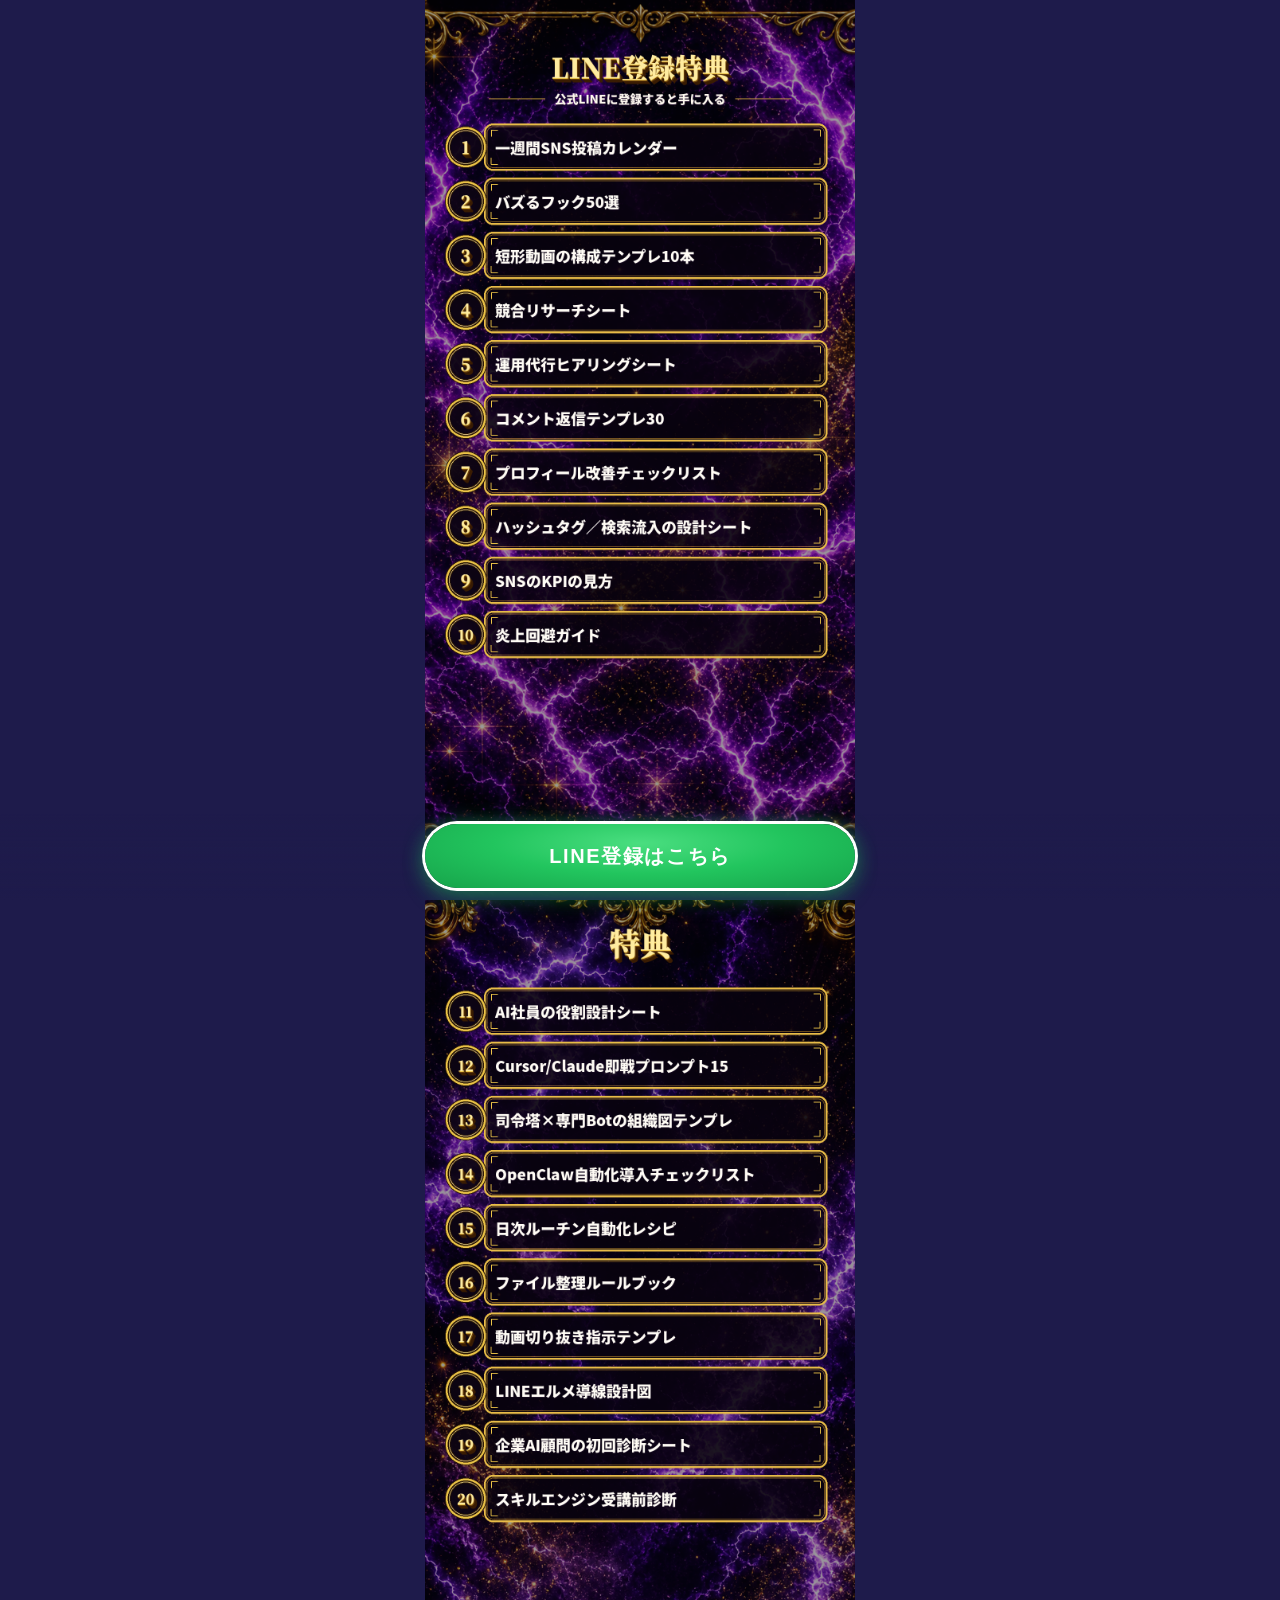
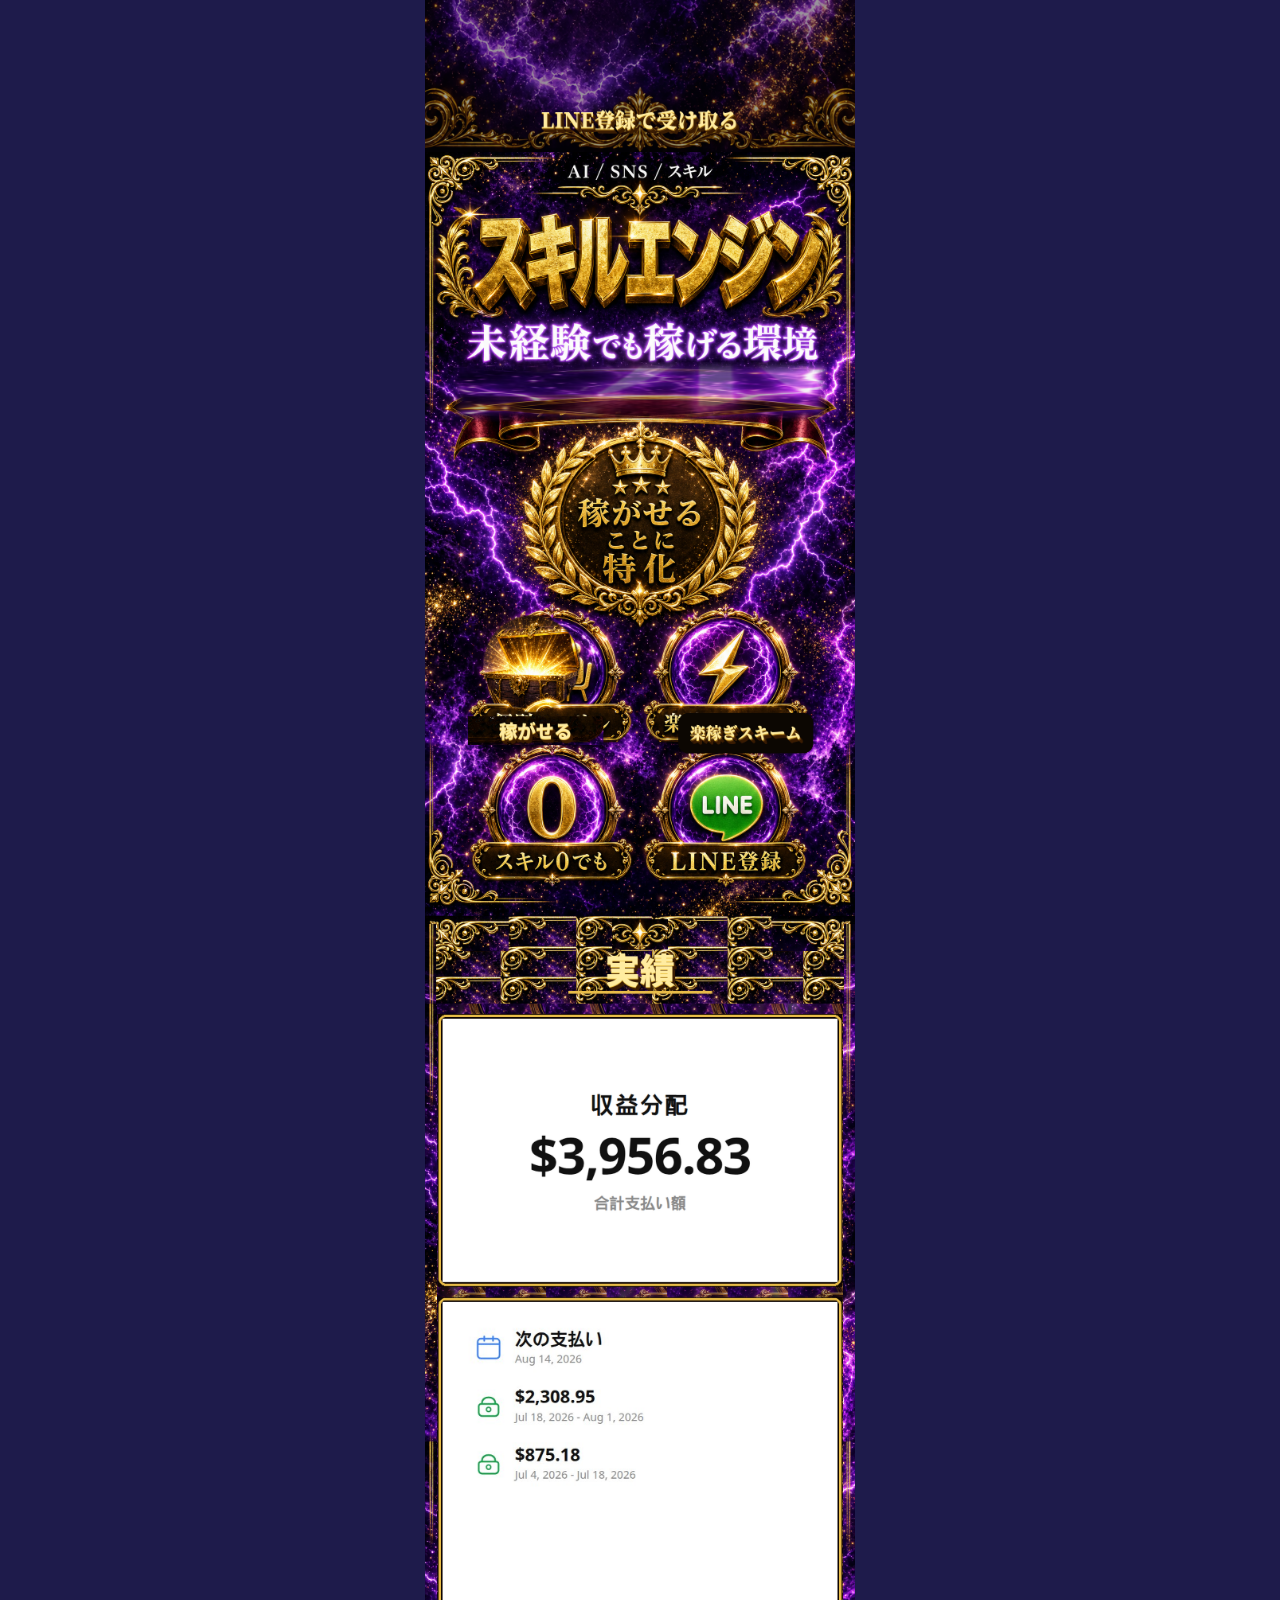
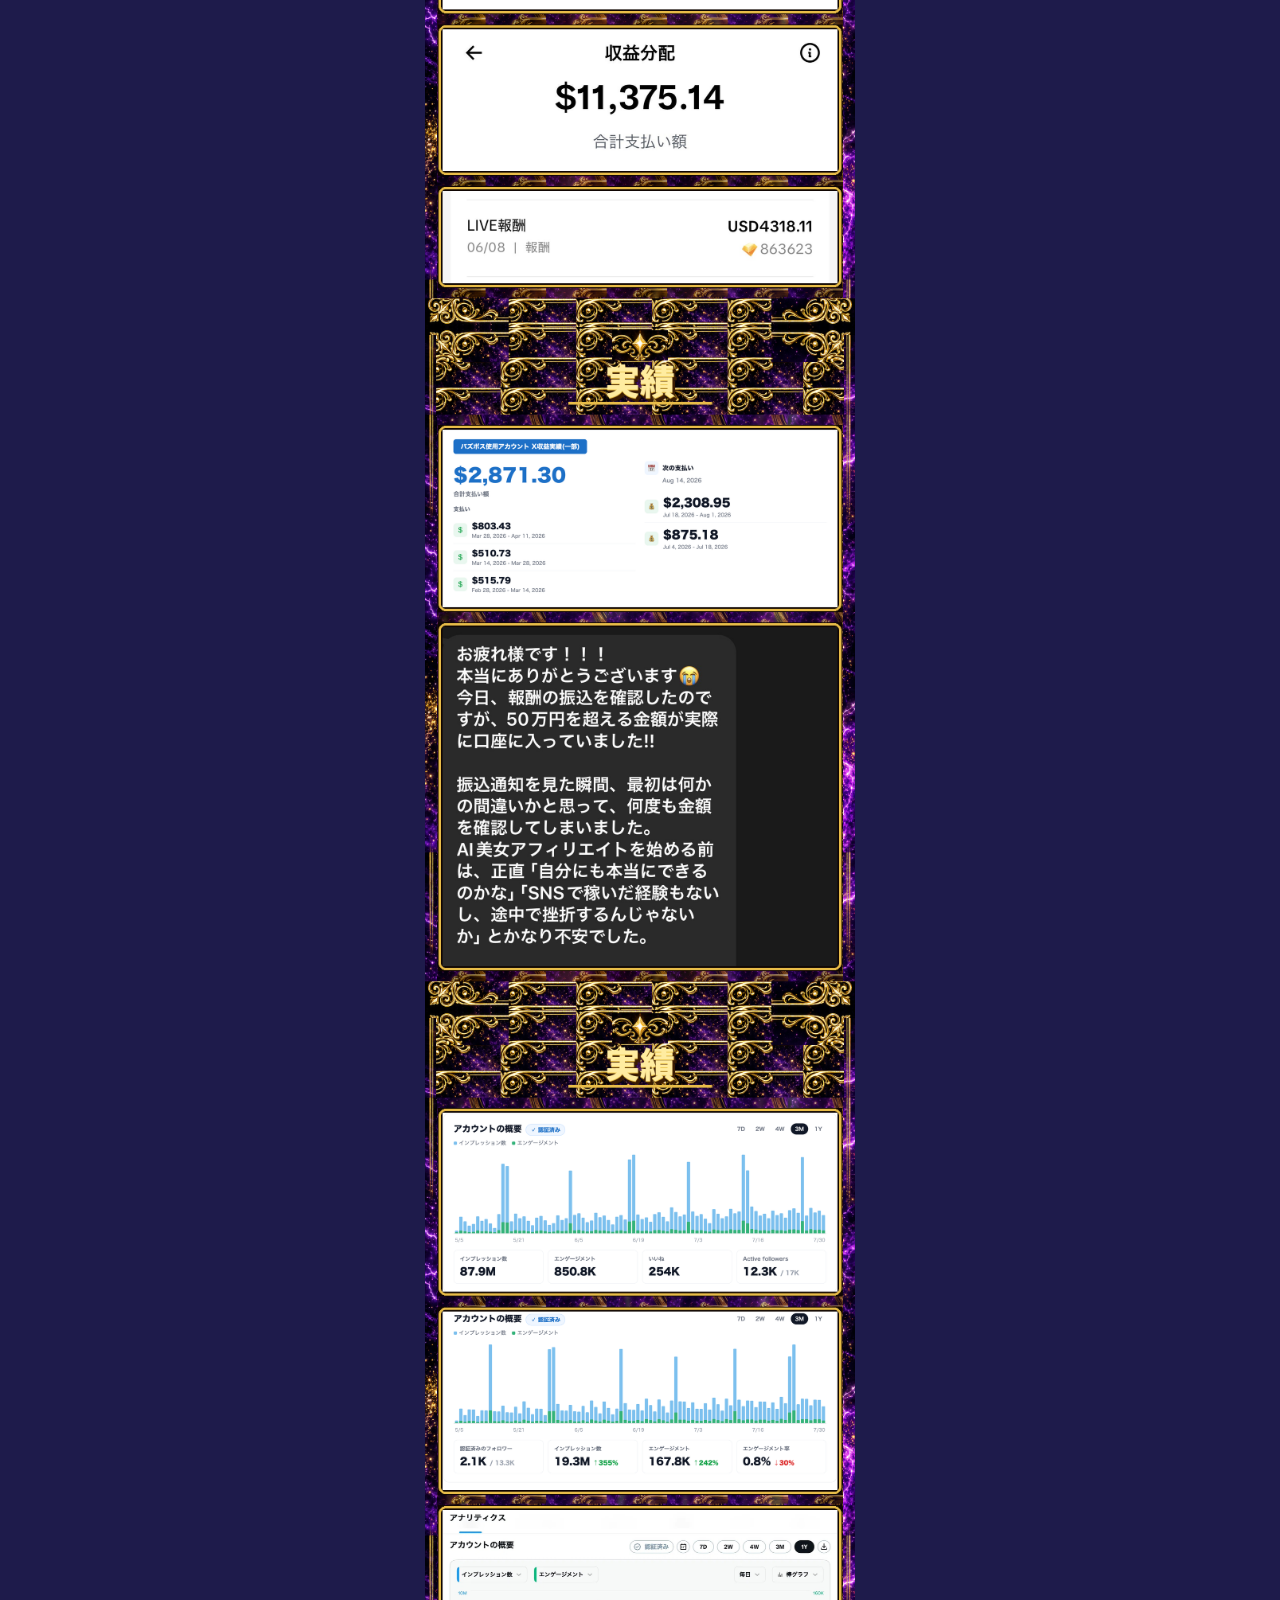
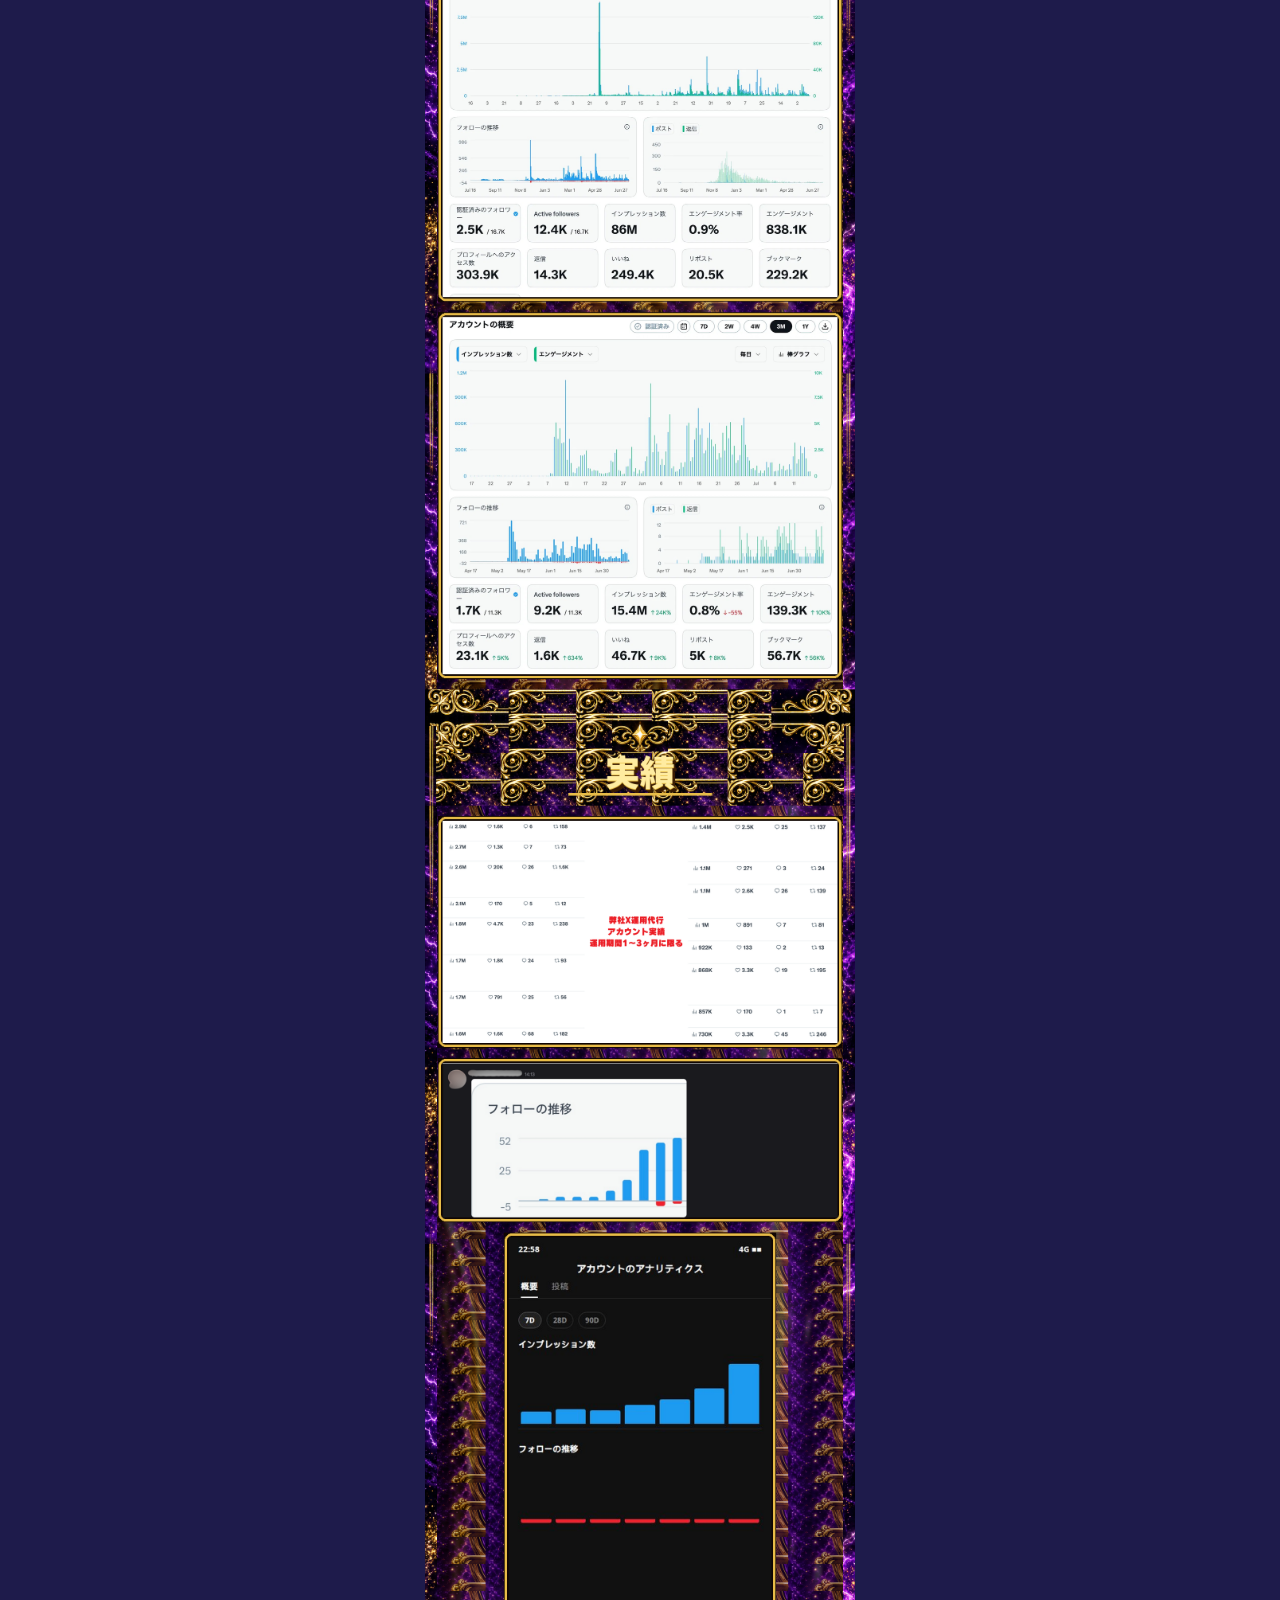
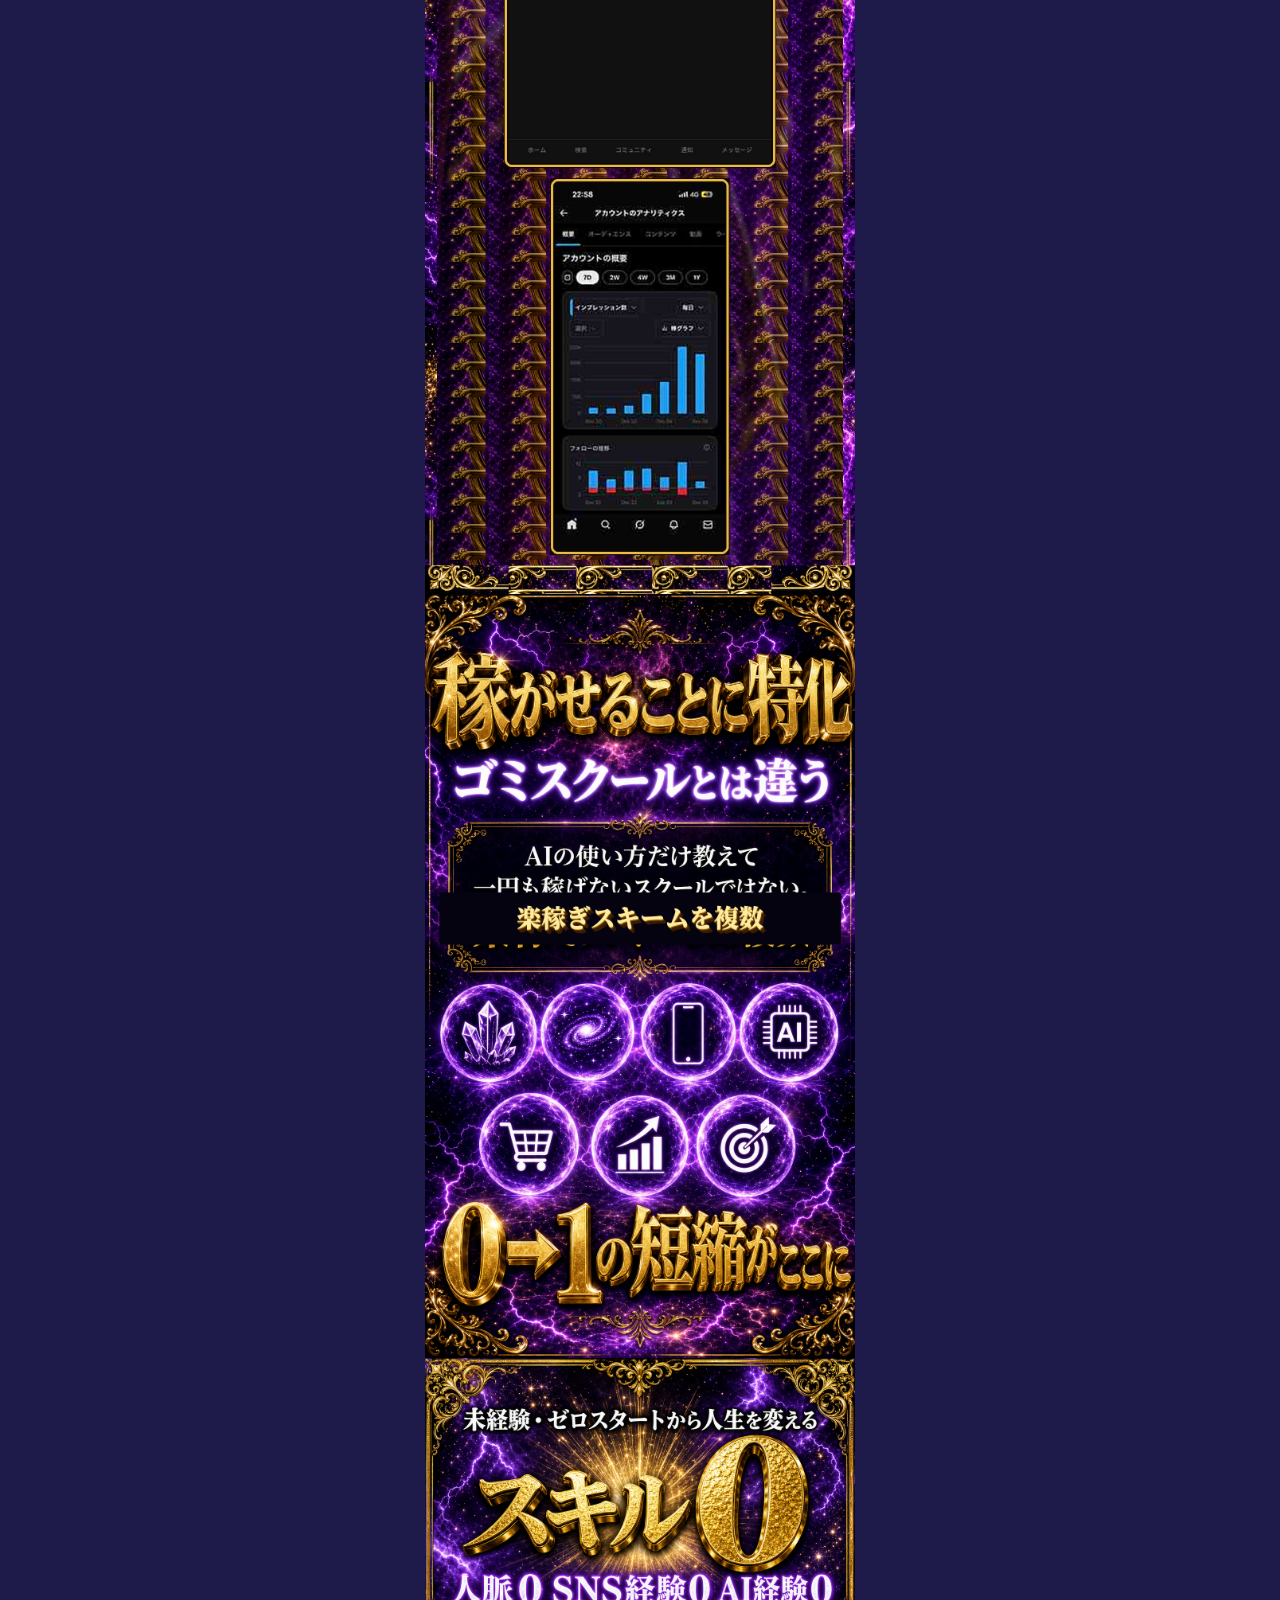
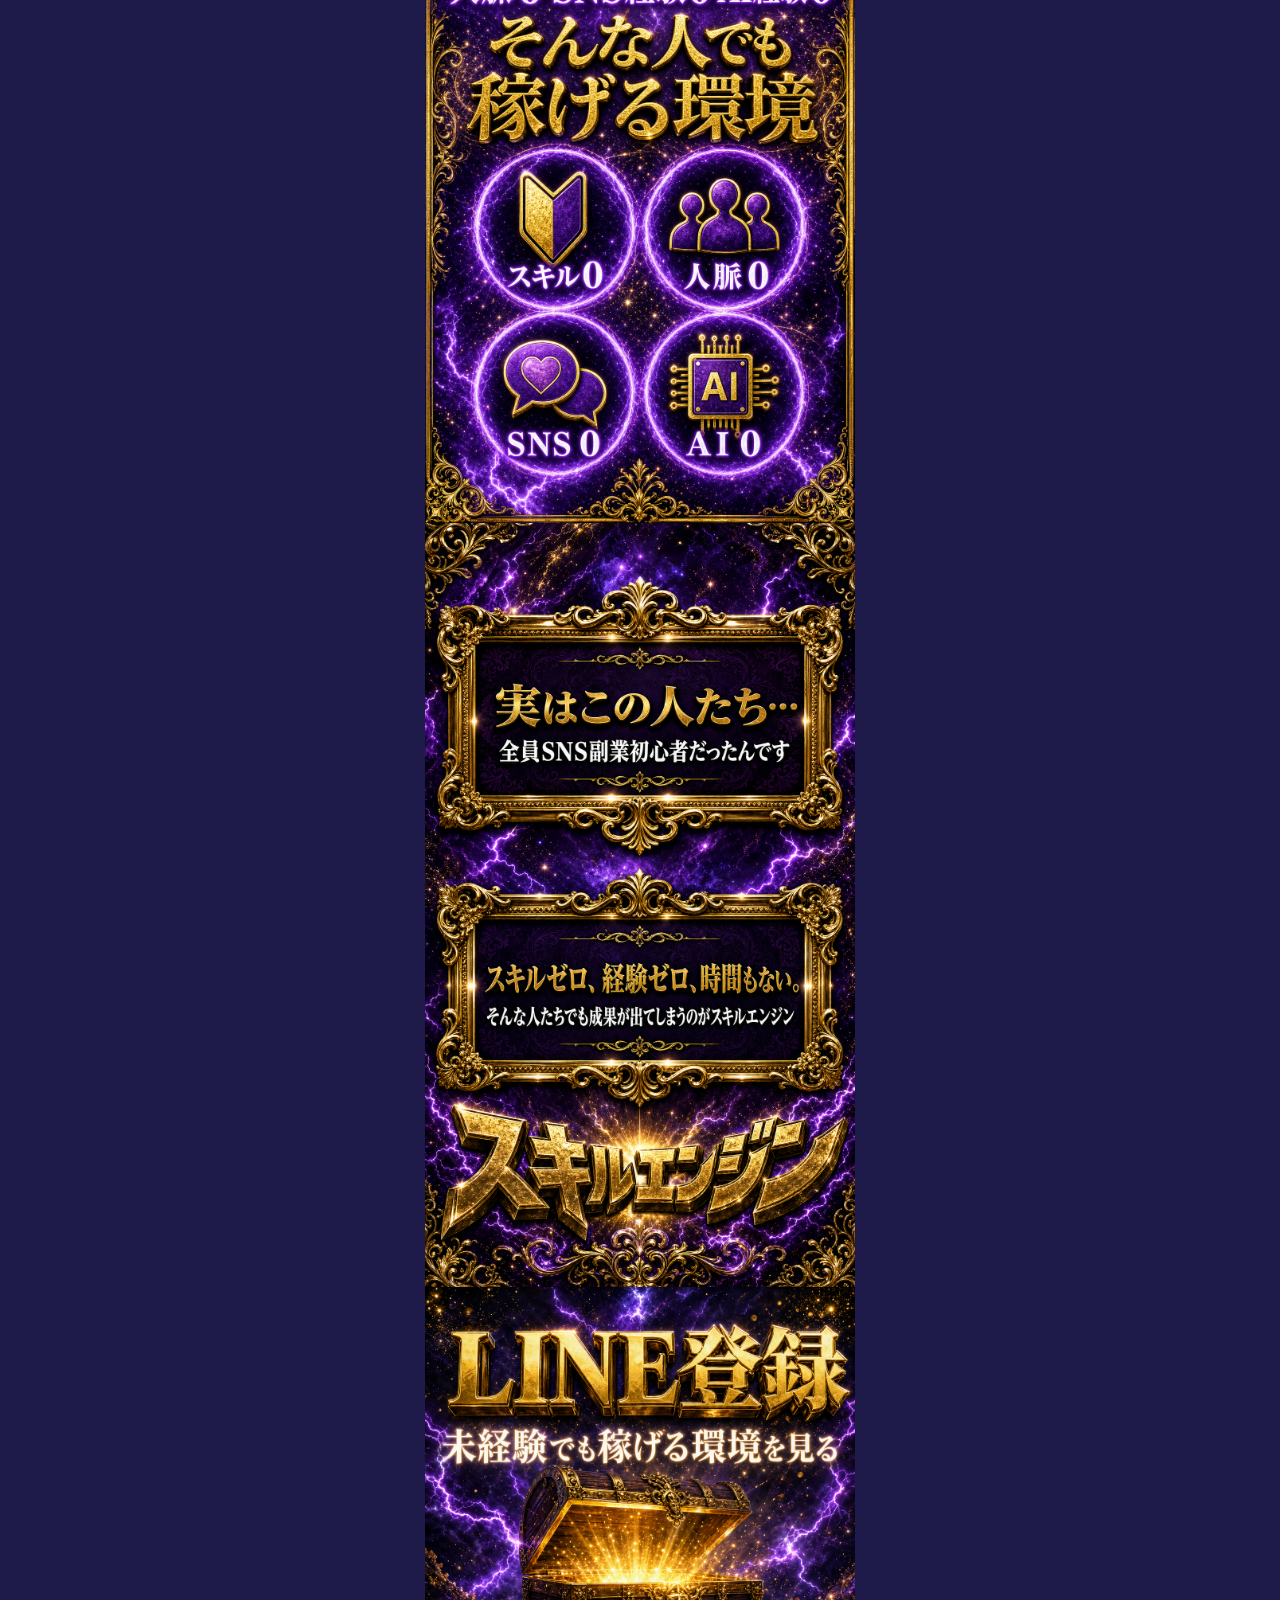
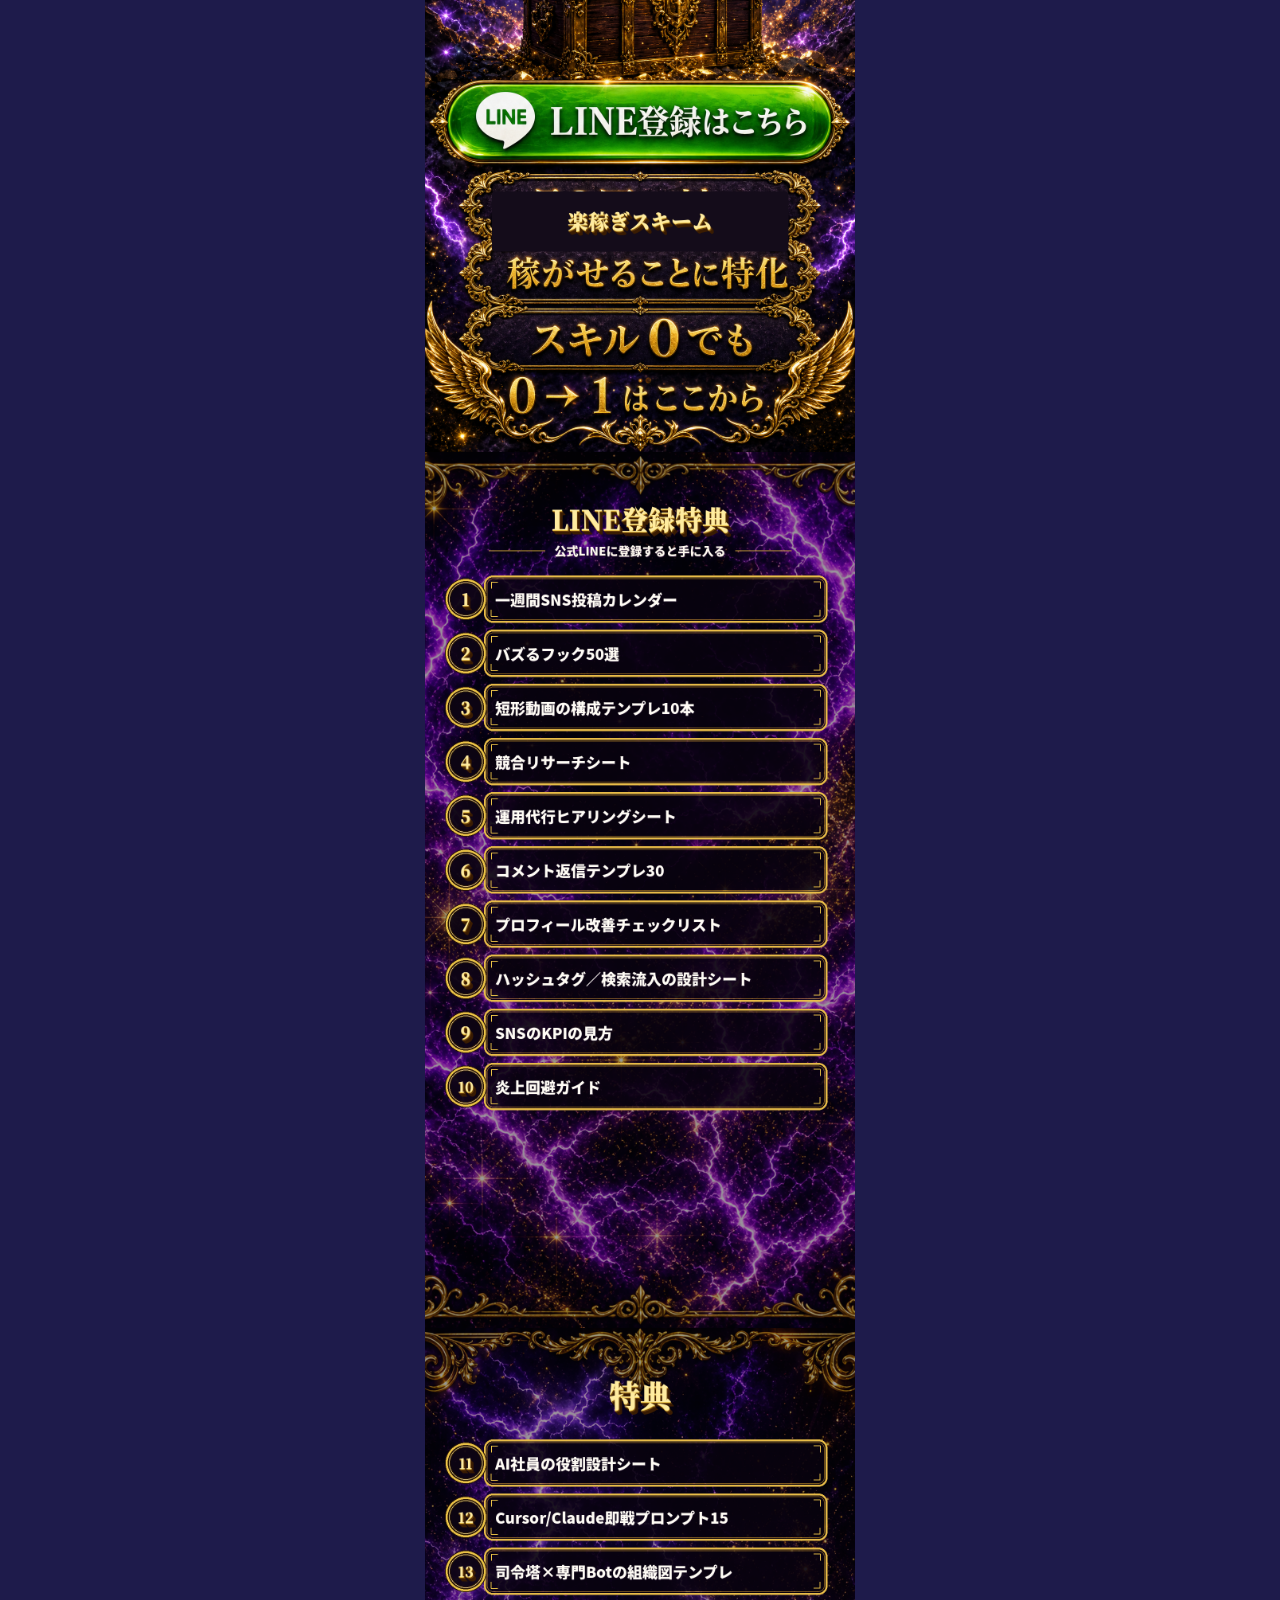
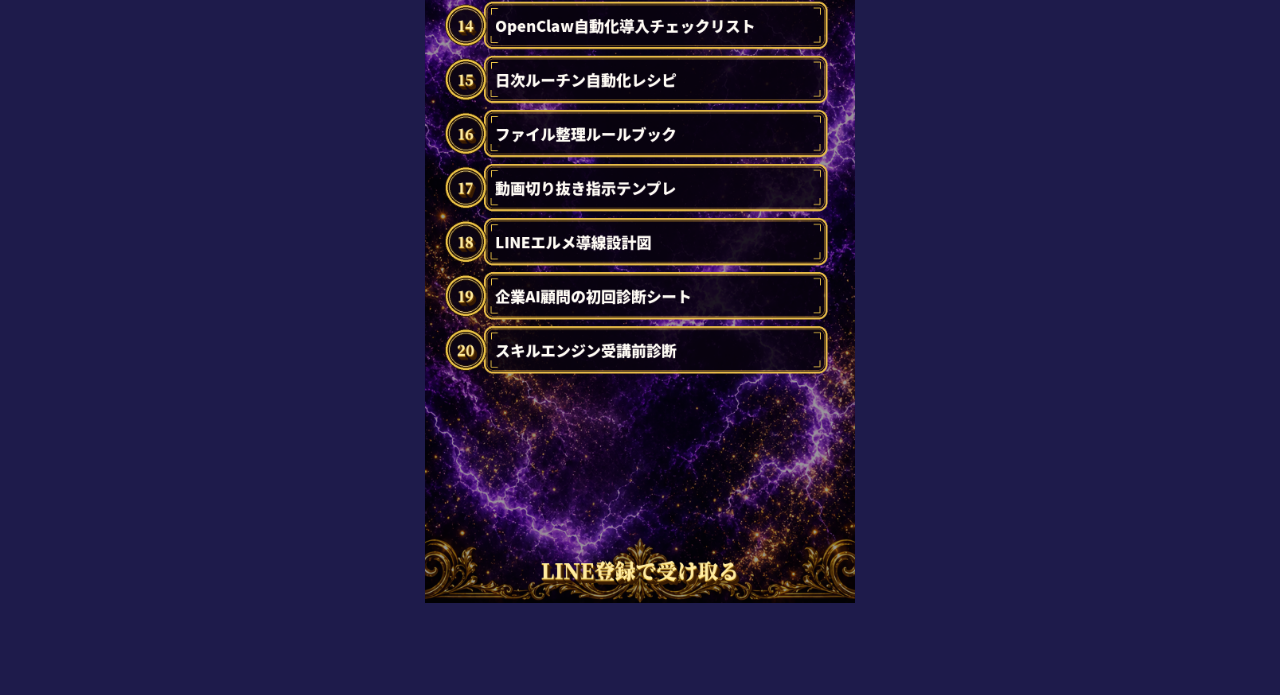
<file: index.html>
<!DOCTYPE html>
<html lang="ja">
<head>
  <meta charset="UTF-8" />
  <meta name="viewport" content="width=device-width, initial-scale=1, viewport-fit=cover" />
  <meta name="theme-color" content="#1e1b4b" />
  <title>スキルエンジン｜LINE登録</title>
  <meta name="description" content="スキルエンジン。未経験でも稼げる環境。稼がせることに特化。" />
  <link rel="stylesheet" href="style.css" />
</head>
<body>
  <main class="lp">
    <img class="sec" src="assets/section-perks-1-10.png" width="1080" height="2200" alt="LINE登録特典。1 一週間SNS投稿カレンダー。2 バズるフック50選。3 短形動画の構成テンプレ10本。4 競合リサーチシート。5 運用代行ヒアリングシート。6 コメント返信テンプレ30。7 プロフィール改善チェックリスト。8 ハッシュタグ／検索流入の設計シート。9 SNSのKPIの見方。10 炎上回避ガイド。" />
    <img class="sec" src="assets/section-perks-11-20.png" width="1080" height="2200" alt="特典。11 AI社員の役割設計シート。12 Cursor/Claude即戦プロンプト15。13 司令塔×専門Botの組織図テンプレ。14 OpenClaw自動化導入チェックリスト。15 日次ルーチン自動化レシピ。16 ファイル整理ルールブック。17 動画切り抜き指示テンプレ。18 LINEエルメ導線設計図。19 企業AI顧問の初回診断シート。20 スキルエンジン受講前診断。" />
    <img class="sec" src="assets/section-hero.png" width="1080" height="1920" alt="スキルエンジン。未経験でも稼げる環境。稼がせることに特化。スキル0でも。楽稼ぎスキーム。LINE登録。" />
    <img class="sec" src="assets/section-results-1.png" width="1080" height="2539" alt="実績。収益分配の支払い画面。" />
    <img class="sec" src="assets/section-results-2.png" width="1080" height="1716" alt="実績。バズポス使用アカウントの収益と受講生の報告。" />
    <img class="sec" src="assets/section-results-3.png" width="1080" height="3285" alt="実績。運用アカウントのアナリティクス。" />
    <img class="sec" src="assets/section-results-4.png" width="1080" height="3706" alt="実績。X運用代行アカウントの実績とアナリティクス。" />
    <img class="sec" src="assets/section-earn.png" width="1080" height="1920" alt="AIの使い方だけ教えて一円も稼げないゴミスクールではない。稼がせることに特化。楽稼ぎスキームを複数。" />
    <img class="sec" src="assets/section-zero.png" width="1080" height="1920" alt="スキル0・人脈0・SNS経験0・AI経験0でも稼げる環境。" />
    <img class="sec" src="assets/section-quotes.png" width="1080" height="1920" alt="実はこの人たち…全員SNS副業初心者だったんです。スキルゼロ、経験ゼロ、時間もない。そんな人たちでも成果が出てしまうのがスキルエンジン。" />
    <a class="cta-img" href="https://liff.line.me/2009133356-u7JFBVtz?calendar_salon_id=26861">
      <img class="sec" src="assets/section-cta.png" width="1080" height="1920" alt="LINE登録はこちら。" />
    </a>
    <img class="sec" src="assets/section-perks-1-10.png" width="1080" height="2200" alt="LINE登録特典。1 一週間SNS投稿カレンダー。2 バズるフック50選。3 短形動画の構成テンプレ10本。4 競合リサーチシート。5 運用代行ヒアリングシート。6 コメント返信テンプレ30。7 プロフィール改善チェックリスト。8 ハッシュタグ／検索流入の設計シート。9 SNSのKPIの見方。10 炎上回避ガイド。" />
    <img class="sec" src="assets/section-perks-11-20.png" width="1080" height="2200" alt="特典。11 AI社員の役割設計シート。12 Cursor/Claude即戦プロンプト15。13 司令塔×専門Botの組織図テンプレ。14 OpenClaw自動化導入チェックリスト。15 日次ルーチン自動化レシピ。16 ファイル整理ルールブック。17 動画切り抜き指示テンプレ。18 LINEエルメ導線設計図。19 企業AI顧問の初回診断シート。20 スキルエンジン受講前診断。" />
  </main>

  <div class="sticky">
    <a class="cta" href="https://liff.line.me/2009133356-u7JFBVtz?calendar_salon_id=26861">LINE登録はこちら</a>
  </div>
</body>
</html>
</file>
<file: style.css>
:root {
  --blue: #2563eb;
  --green: #22c55e;
  --gold: #eab308;
  --navy: #1e1b4b;
}

* { box-sizing: border-box; }

html, body {
  margin: 0;
  padding: 0;
  background: var(--navy);
}

body {
  -webkit-text-size-adjust: 100%;
}

.lp {
  max-width: 430px;
  margin: 0 auto;
  padding-bottom: calc(92px + env(safe-area-inset-bottom));
  background: var(--navy);
}

.sec {
  display: block;
  width: 100%;
  height: auto;
}

.cta-img {
  display: block;
}

.sticky {
  position: fixed;
  left: 0;
  right: 0;
  bottom: 0;
  z-index: 40;
  padding: 10px 16px calc(12px + env(safe-area-inset-bottom));
  background: linear-gradient(180deg, rgba(30, 27, 75, 0) 0%, rgba(30, 27, 75, 0.88) 40%, var(--navy) 100%);
}

.cta {
  display: flex;
  align-items: center;
  justify-content: center;
  width: 100%;
  max-width: 430px;
  margin: 0 auto;
  min-height: 64px;
  border-radius: 999px;
  text-decoration: none;
  color: #fff;
  font-family: "Hiragino Sans", "Noto Sans JP", sans-serif;
  font-weight: 900;
  font-size: 20px;
  letter-spacing: 0.08em;
  background: radial-gradient(ellipse at 50% 30%, #4ade80 0%, #22c55e 48%, #16a34a 100%);
  box-shadow:
    0 0 0 3px #fff,
    0 10px 22px rgba(22, 163, 74, 0.4),
    0 0 22px rgba(34, 197, 94, 0.45);
  animation: glow 1.8s ease-in-out infinite;
  position: relative;
  overflow: hidden;
}

.cta::after {
  content: "";
  position: absolute;
  top: 0;
  left: -40%;
  width: 36%;
  height: 100%;
  background: linear-gradient(90deg, transparent, rgba(255, 255, 255, 0.38), transparent);
  transform: skewX(-20deg);
  animation: shimmer 2.4s ease-in-out infinite;
}

@keyframes glow {
  0%, 100% { box-shadow: 0 0 0 3px #fff, 0 10px 22px rgba(22, 163, 74, 0.4), 0 0 18px rgba(34, 197, 94, 0.35); }
  50% { box-shadow: 0 0 0 3px #fff, 0 12px 26px rgba(22, 163, 74, 0.55), 0 0 28px rgba(74, 222, 128, 0.6); }
}

@keyframes shimmer {
  0% { left: -45%; }
  100% { left: 120%; }
}
</file>
